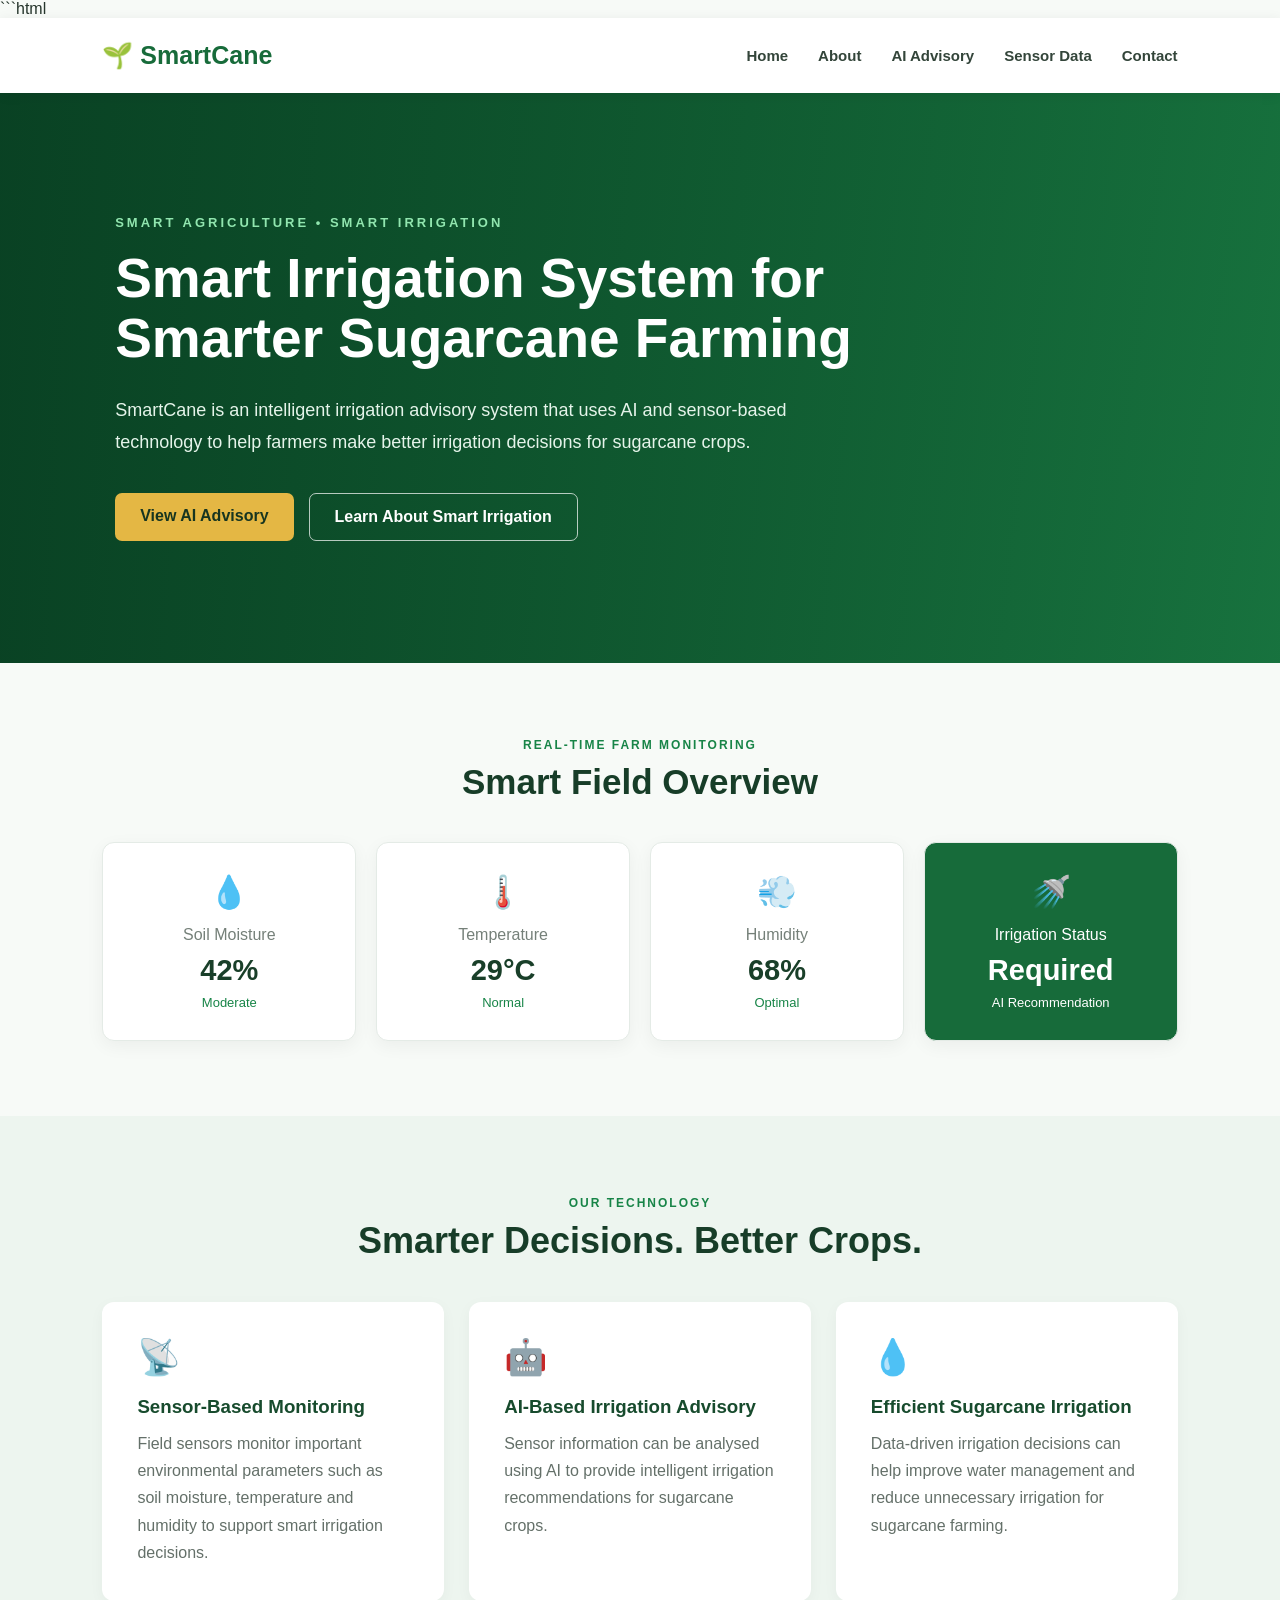
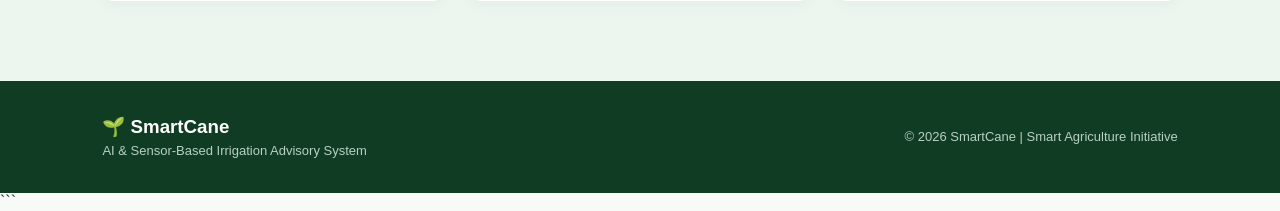
<file: index.html>
```html
<!DOCTYPE html>
<html lang="en">

<head>

    <!-- Google tag (gtag.js) -->
    <script async src="https://www.googletagmanager.com/gtag/js?id=G-69YNGVDNDH"></script>

    <script>
        window.dataLayer = window.dataLayer || [];

        function gtag() {
            dataLayer.push(arguments);
        }

        gtag('js', new Date());

        gtag('config', 'G-69YNGVDNDH');
    </script>


    <!-- Basic SEO -->
    <meta charset="UTF-8">

    <meta
        name="viewport"
        content="width=device-width, initial-scale=1.0"
    >


    <!-- SEO Title -->
    <title>
        Smart Irrigation System | SmartCane Irrigation Advisory
    </title>


    <!-- SEO Meta Description -->
    <meta
        name="description"
        content="Smart irrigation system for sugarcane farming using IoT sensors, soil moisture monitoring and AI-based irrigation advisory."
    >


    <!-- SEO Meta Keywords -->
    <meta
        name="keywords"
        content="smart irrigation system, smart irrigation, IoT irrigation system, sugarcane irrigation, soil moisture monitoring, smart agriculture"
    >


    <!-- Search Engine Crawling -->
    <meta
        name="robots"
        content="index, follow"
    >


    <!-- Canonical URL -->
    <link
        rel="canonical"
        href="https://ananya0303.github.io/smartcane-irrigation-advisory/"
    >


    <!-- Open Graph / Social Media SEO -->
    <meta
        property="og:title"
        content="Smart Irrigation System | SmartCane Irrigation Advisory"
    >

    <meta
        property="og:description"
        content="Smart irrigation system for sugarcane farming using IoT sensors, soil moisture monitoring and AI-based irrigation advisory."
    >

    <meta
        property="og:type"
        content="website"
    >

    <meta
        property="og:url"
        content="https://ananya0303.github.io/smartcane-irrigation-advisory/"
    >


    <!-- Twitter Card -->
    <meta
        name="twitter:card"
        content="summary"
    >

    <meta
        name="twitter:title"
        content="Smart Irrigation System | SmartCane Irrigation Advisory"
    >

    <meta
        name="twitter:description"
        content="Smart irrigation system for sugarcane farming using IoT sensors, soil moisture monitoring and AI-based irrigation advisory."
    >


    <!-- Structured Data / JSON-LD -->
    <script type="application/ld+json">
    {
        "@context": "https://schema.org",
        "@type": "WebApplication",
        "name": "SmartCane Irrigation Advisory System",
        "url": "https://ananya0303.github.io/smartcane-irrigation-advisory/",
        "description": "An AI and sensor-based irrigation advisory system designed to provide smart irrigation recommendations for sugarcane farming.",
        "applicationCategory": "AgricultureApplication",
        "operatingSystem": "Web",
        "browserRequirements": "Requires a modern web browser",
        "keywords": [
            "smart irrigation system",
            "sugarcane irrigation",
            "AI irrigation",
            "smart irrigation",
            "IoT irrigation system",
            "soil moisture monitoring",
            "smart agriculture"
        ]
    }
    </script>


    <!-- CSS -->
    <link
        rel="stylesheet"
        href="style.css"
    >

</head>


<body>


    <!-- Navigation -->
    <nav>

        <div class="logo">
            🌱 SmartCane
        </div>

        <div class="nav-links">

            <a
                href="index.html"
                title="SmartCane home page"
            >
                Home
            </a>

            <a
                href="about.html"
                title="Learn about the SmartCane irrigation advisory system"
            >
                About
            </a>

            <a
                href="advisory.html"
                title="View AI-based irrigation advisory for sugarcane"
            >
                AI Advisory
            </a>

            <a
                href="sensors.html"
                title="View sensor data for smart irrigation"
            >
                Sensor Data
            </a>

            <a
                href="contact.html"
                title="Contact SmartCane"
            >
                Contact
            </a>

        </div>

    </nav>


    <!-- Hero Section -->
    <section class="hero">

        <div class="hero-content">

            <p class="tag">
                SMART AGRICULTURE • SMART IRRIGATION
            </p>


            <!-- SEO: Optimized H1 -->
            <h1>
                Smart Irrigation System for Smarter Sugarcane Farming
            </h1>


            <p>
                SmartCane is an intelligent irrigation advisory system that uses
                AI and sensor-based technology to help farmers make better
                irrigation decisions for sugarcane crops.
            </p>


            <div class="hero-buttons">

                <a
                    href="advisory.html"
                    class="btn"
                    title="View AI-based irrigation advisory for sugarcane"
                >
                    View AI Advisory
                </a>


                <!-- SEO: Optimized Anchor Text and Link Title -->
                <a
                    href="about.html"
                    class="btn-outline"
                    title="Learn more about the SmartCane irrigation advisory system"
                >
                    Learn About Smart Irrigation
                </a>

            </div>

        </div>

    </section>


    <!-- Real-Time Monitoring Section -->
    <section class="section">

        <p class="section-label">
            REAL-TIME FARM MONITORING
        </p>


        <h2>
            Smart Field Overview
        </h2>


        <div class="status-grid">


            <!-- Soil Moisture -->
            <div class="status-card">

                <div class="status-icon">
                    💧
                </div>

                <p>
                    Soil Moisture
                </p>

                <h3>
                    42%
                </h3>

                <span>
                    Moderate
                </span>

            </div>


            <!-- Temperature -->
            <div class="status-card">

                <div class="status-icon">
                    🌡️
                </div>

                <p>
                    Temperature
                </p>

                <h3>
                    29°C
                </h3>

                <span>
                    Normal
                </span>

            </div>


            <!-- Humidity -->
            <div class="status-card">

                <div class="status-icon">
                    💨
                </div>

                <p>
                    Humidity
                </p>

                <h3>
                    68%
                </h3>

                <span>
                    Optimal
                </span>

            </div>


            <!-- Irrigation Status -->
            <div class="status-card highlight">

                <div class="status-icon">
                    🚿
                </div>

                <p>
                    Irrigation Status
                </p>

                <h3>
                    Required
                </h3>

                <span>
                    AI Recommendation
                </span>

            </div>

        </div>

    </section>


    <!-- Technology Section -->
    <section class="features-section">

        <p class="section-label">
            OUR TECHNOLOGY
        </p>


        <h2>
            Smarter Decisions. Better Crops.
        </h2>


        <div class="feature-grid">


            <!-- Sensor Monitoring -->
            <div class="feature-card">

                <div class="feature-icon">
                    📡
                </div>

                <h3>
                    Sensor-Based Monitoring
                </h3>

                <p>
                    Field sensors monitor important environmental parameters
                    such as soil moisture, temperature and humidity to support
                    smart irrigation decisions.
                </p>

            </div>


            <!-- AI Advisory -->
            <div class="feature-card">

                <div class="feature-icon">
                    🤖
                </div>

                <h3>
                    AI-Based Irrigation Advisory
                </h3>

                <p>
                    Sensor information can be analysed using AI to provide
                    intelligent irrigation recommendations for sugarcane crops.
                </p>

            </div>


            <!-- Efficient Irrigation -->
            <div class="feature-card">

                <div class="feature-icon">
                    💧
                </div>

                <h3>
                    Efficient Sugarcane Irrigation
                </h3>

                <p>
                    Data-driven irrigation decisions can help improve water
                    management and reduce unnecessary irrigation for sugarcane
                    farming.
                </p>

            </div>

        </div>

    </section>


    <!-- Footer -->
    <footer>

        <div>

            <h3>
                🌱 SmartCane
            </h3>

            <p>
                AI & Sensor-Based Irrigation Advisory System
            </p>

        </div>


        <p>
            © 2026 SmartCane | Smart Agriculture Initiative
        </p>

    </footer>


</body>

</html>
```
</file>
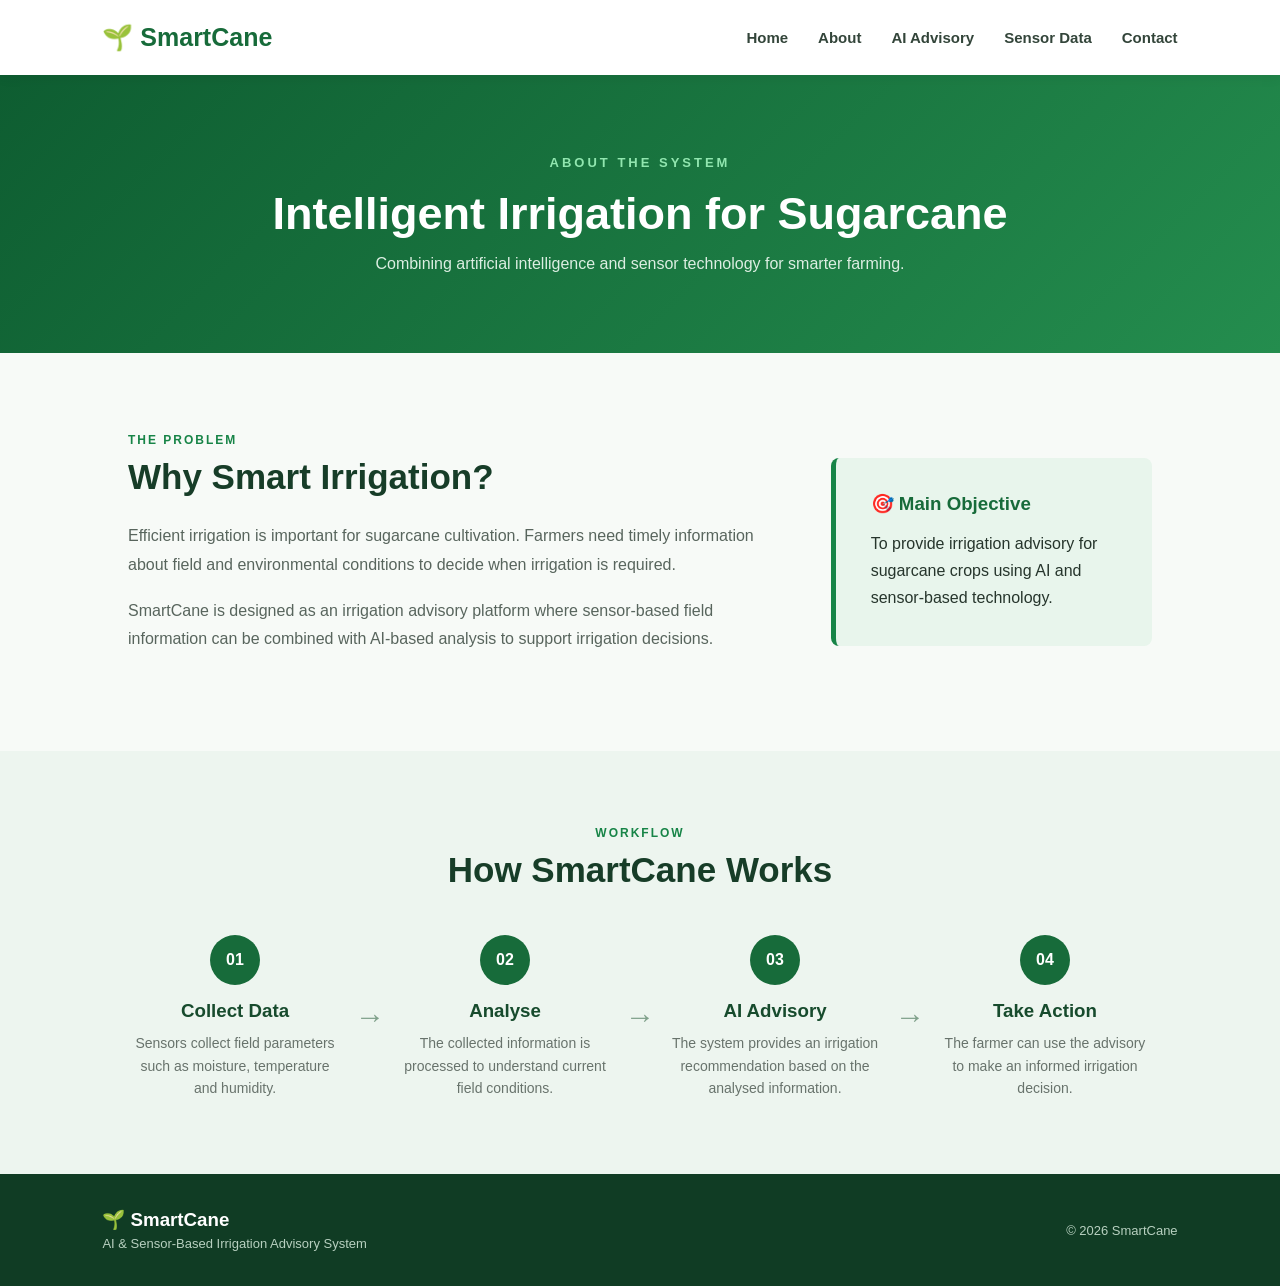
<file: about.html>
<!DOCTYPE html>
<html lang="en">
<head>
    <meta charset="UTF-8">
    <meta name="viewport" content="width=device-width, initial-scale=1.0">
    <title>About | SmartCane</title>
    <link rel="stylesheet" href="style.css">
</head>

<body>

<nav>
    <div class="logo">🌱 SmartCane</div>

    <div class="nav-links">
        <a href="index.html">Home</a>
        <a href="about.html">About</a>
        <a href="advisory.html">AI Advisory</a>
        <a href="sensors.html">Sensor Data</a>
        <a href="contact.html">Contact</a>
    </div>
</nav>

<section class="page-header">
    <p class="tag">ABOUT THE SYSTEM</p>
    <h1>Intelligent Irrigation for Sugarcane</h1>
    <p>Combining artificial intelligence and sensor technology for smarter farming.</p>
</section>

<section class="content-section">

    <div class="text-content">
        <p class="section-label">THE PROBLEM</p>
        <h2>Why Smart Irrigation?</h2>

        <p>
            Efficient irrigation is important for sugarcane cultivation.
            Farmers need timely information about field and environmental
            conditions to decide when irrigation is required.
        </p>

        <p>
            SmartCane is designed as an irrigation advisory platform where
            sensor-based field information can be combined with AI-based
            analysis to support irrigation decisions.
        </p>
    </div>

    <div class="info-box">
        <h3>🎯 Main Objective</h3>
        <p>
            To provide irrigation advisory for sugarcane crops using
            AI and sensor-based technology.
        </p>
    </div>

</section>

<section class="section light-section">
    <p class="section-label">WORKFLOW</p>
    <h2>How SmartCane Works</h2>

    <div class="steps">

        <div class="step">
            <div class="step-number">01</div>
            <h3>Collect Data</h3>
            <p>Sensors collect field parameters such as moisture, temperature and humidity.</p>
        </div>

        <div class="arrow">→</div>

        <div class="step">
            <div class="step-number">02</div>
            <h3>Analyse</h3>
            <p>The collected information is processed to understand current field conditions.</p>
        </div>

        <div class="arrow">→</div>

        <div class="step">
            <div class="step-number">03</div>
            <h3>AI Advisory</h3>
            <p>The system provides an irrigation recommendation based on the analysed information.</p>
        </div>

        <div class="arrow">→</div>

        <div class="step">
            <div class="step-number">04</div>
            <h3>Take Action</h3>
            <p>The farmer can use the advisory to make an informed irrigation decision.</p>
        </div>

    </div>
</section>

<footer>
    <div>
        <h3>🌱 SmartCane</h3>
        <p>AI & Sensor-Based Irrigation Advisory System</p>
    </div>
    <p>© 2026 SmartCane</p>
</footer>

</body>
</html>
</file>
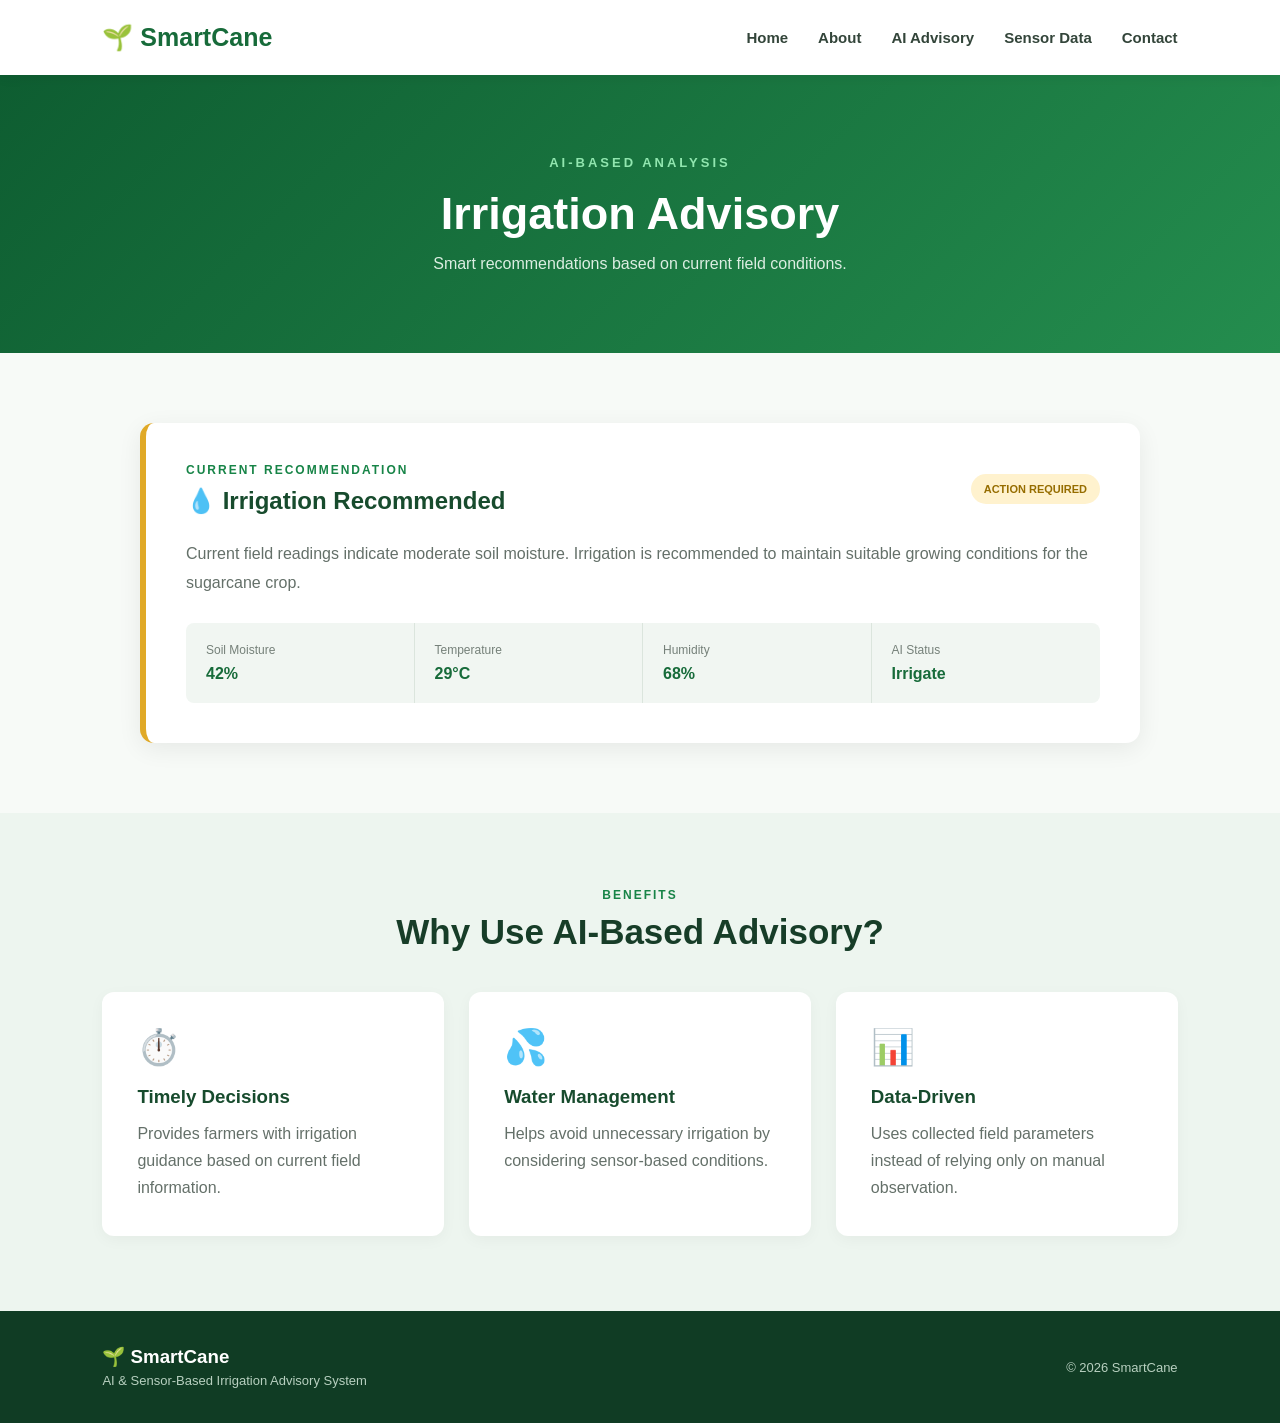
<file: advisory.html>
<!DOCTYPE html>
<html lang="en">
<head>
    <meta charset="UTF-8">
    <meta name="viewport" content="width=device-width, initial-scale=1.0">
    <title>AI Advisory | SmartCane</title>
    <link rel="stylesheet" href="style.css">
</head>

<body>

<nav>
    <div class="logo">🌱 SmartCane</div>

    <div class="nav-links">
        <a href="index.html">Home</a>
        <a href="about.html">About</a>
        <a href="advisory.html">AI Advisory</a>
        <a href="sensors.html">Sensor Data</a>
        <a href="contact.html">Contact</a>
    </div>
</nav>

<section class="page-header">
    <p class="tag">AI-BASED ANALYSIS</p>
    <h1>Irrigation Advisory</h1>
    <p>Smart recommendations based on current field conditions.</p>
</section>

<section class="advisory-section">

    <div class="advisory-card">

        <div class="advisory-top">
            <div>
                <p class="section-label">CURRENT RECOMMENDATION</p>
                <h2>💧 Irrigation Recommended</h2>
            </div>

            <span class="priority">ACTION REQUIRED</span>
        </div>

        <p class="advisory-text">
            Current field readings indicate moderate soil moisture.
            Irrigation is recommended to maintain suitable growing
            conditions for the sugarcane crop.
        </p>

        <div class="recommendation-grid">

            <div>
                <span>Soil Moisture</span>
                <strong>42%</strong>
            </div>

            <div>
                <span>Temperature</span>
                <strong>29°C</strong>
            </div>

            <div>
                <span>Humidity</span>
                <strong>68%</strong>
            </div>

            <div>
                <span>AI Status</span>
                <strong>Irrigate</strong>
            </div>

        </div>

    </div>

</section>

<section class="section light-section">
    <p class="section-label">BENEFITS</p>
    <h2>Why Use AI-Based Advisory?</h2>

    <div class="feature-grid">

        <div class="feature-card">
            <div class="feature-icon">⏱️</div>
            <h3>Timely Decisions</h3>
            <p>Provides farmers with irrigation guidance based on current field information.</p>
        </div>

        <div class="feature-card">
            <div class="feature-icon">💦</div>
            <h3>Water Management</h3>
            <p>Helps avoid unnecessary irrigation by considering sensor-based conditions.</p>
        </div>

        <div class="feature-card">
            <div class="feature-icon">📊</div>
            <h3>Data-Driven</h3>
            <p>Uses collected field parameters instead of relying only on manual observation.</p>
        </div>

    </div>
</section>

<footer>
    <div>
        <h3>🌱 SmartCane</h3>
        <p>AI & Sensor-Based Irrigation Advisory System</p>
    </div>
    <p>© 2026 SmartCane</p>
</footer>

</body>
</html>
</file>
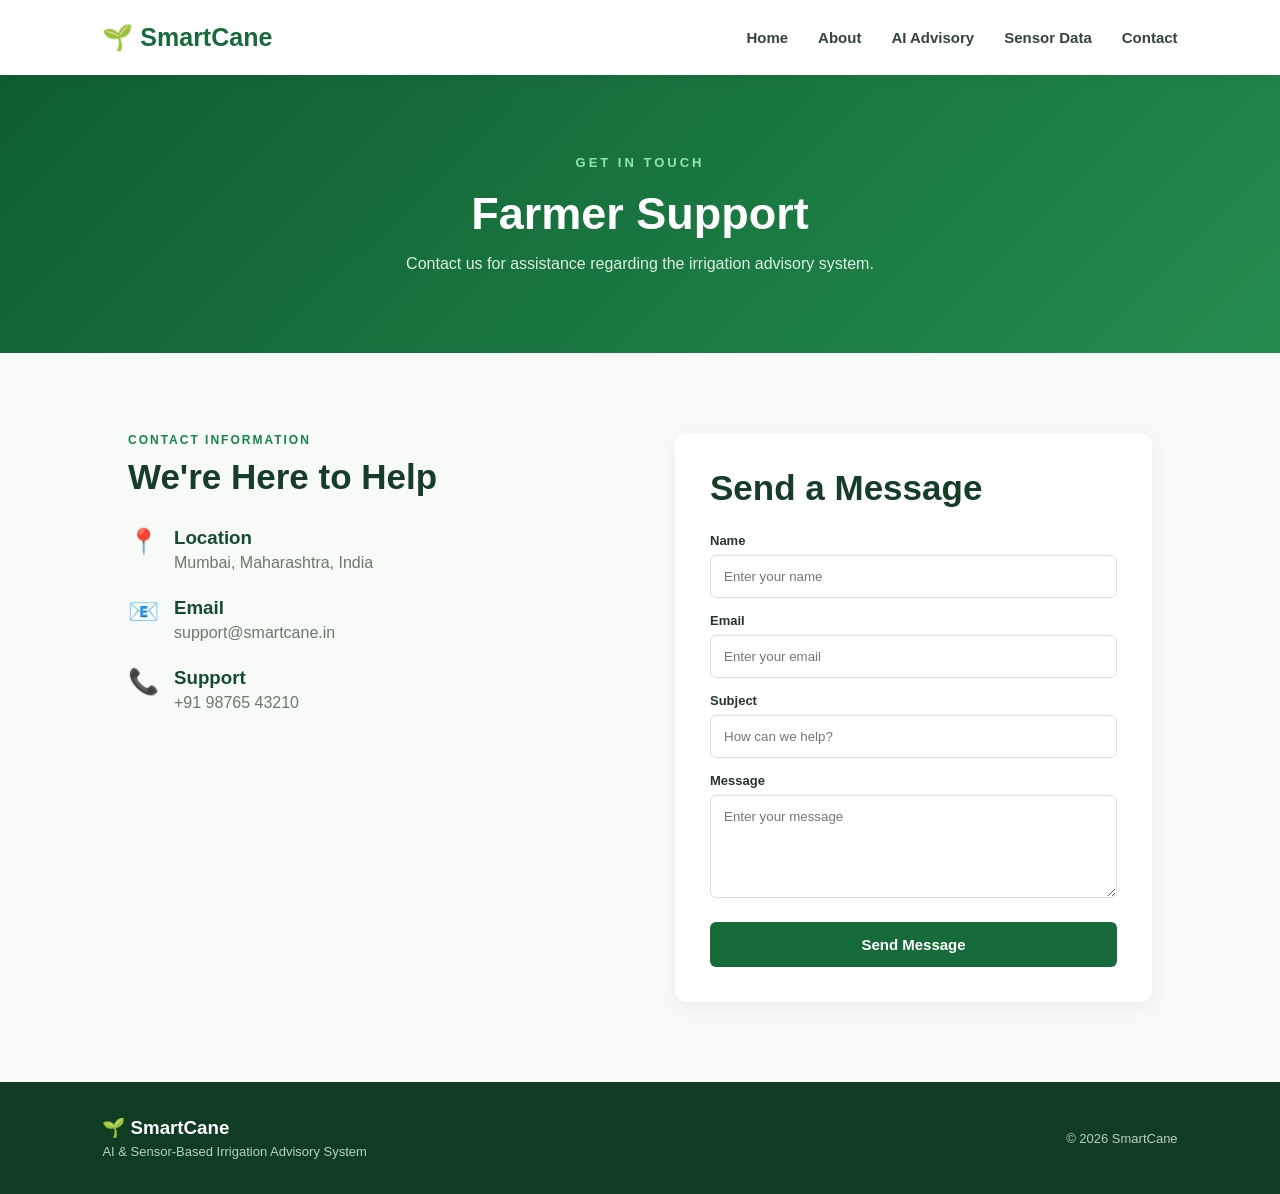
<file: contact.html>
<!DOCTYPE html>
<html lang="en">
<head>
    <meta charset="UTF-8">
    <meta name="viewport" content="width=device-width, initial-scale=1.0">
    <title>Contact | SmartCane</title>
    <link rel="stylesheet" href="style.css">
</head>

<body>

<nav>
    <div class="logo">🌱 SmartCane</div>

    <div class="nav-links">
        <a href="index.html">Home</a>
        <a href="about.html">About</a>
        <a href="advisory.html">AI Advisory</a>
        <a href="sensors.html">Sensor Data</a>
        <a href="contact.html">Contact</a>
    </div>
</nav>

<section class="page-header">
    <p class="tag">GET IN TOUCH</p>
    <h1>Farmer Support</h1>
    <p>Contact us for assistance regarding the irrigation advisory system.</p>
</section>

<section class="contact-section">

    <div class="contact-info">

        <p class="section-label">CONTACT INFORMATION</p>
        <h2>We're Here to Help</h2>

        <div class="contact-item">
            <span>📍</span>
            <div>
                <h3>Location</h3>
                <p>Mumbai, Maharashtra, India</p>
            </div>
        </div>

        <div class="contact-item">
            <span>📧</span>
            <div>
                <h3>Email</h3>
                <p>support@smartcane.in</p>
            </div>
        </div>

        <div class="contact-item">
            <span>📞</span>
            <div>
                <h3>Support</h3>
                <p>+91 98765 43210</p>
            </div>
        </div>

    </div>

    <form class="contact-form">

        <h2>Send a Message</h2>

        <label>Name</label>
        <input type="text" placeholder="Enter your name">

        <label>Email</label>
        <input type="email" placeholder="Enter your email">

        <label>Subject</label>
        <input type="text" placeholder="How can we help?">

        <label>Message</label>
        <textarea rows="5" placeholder="Enter your message"></textarea>

        <button type="submit">Send Message</button>

    </form>

</section>

<footer>
    <div>
        <h3>🌱 SmartCane</h3>
        <p>AI & Sensor-Based Irrigation Advisory System</p>
    </div>
    <p>© 2026 SmartCane</p>
</footer>

</body>
</html>
</file>
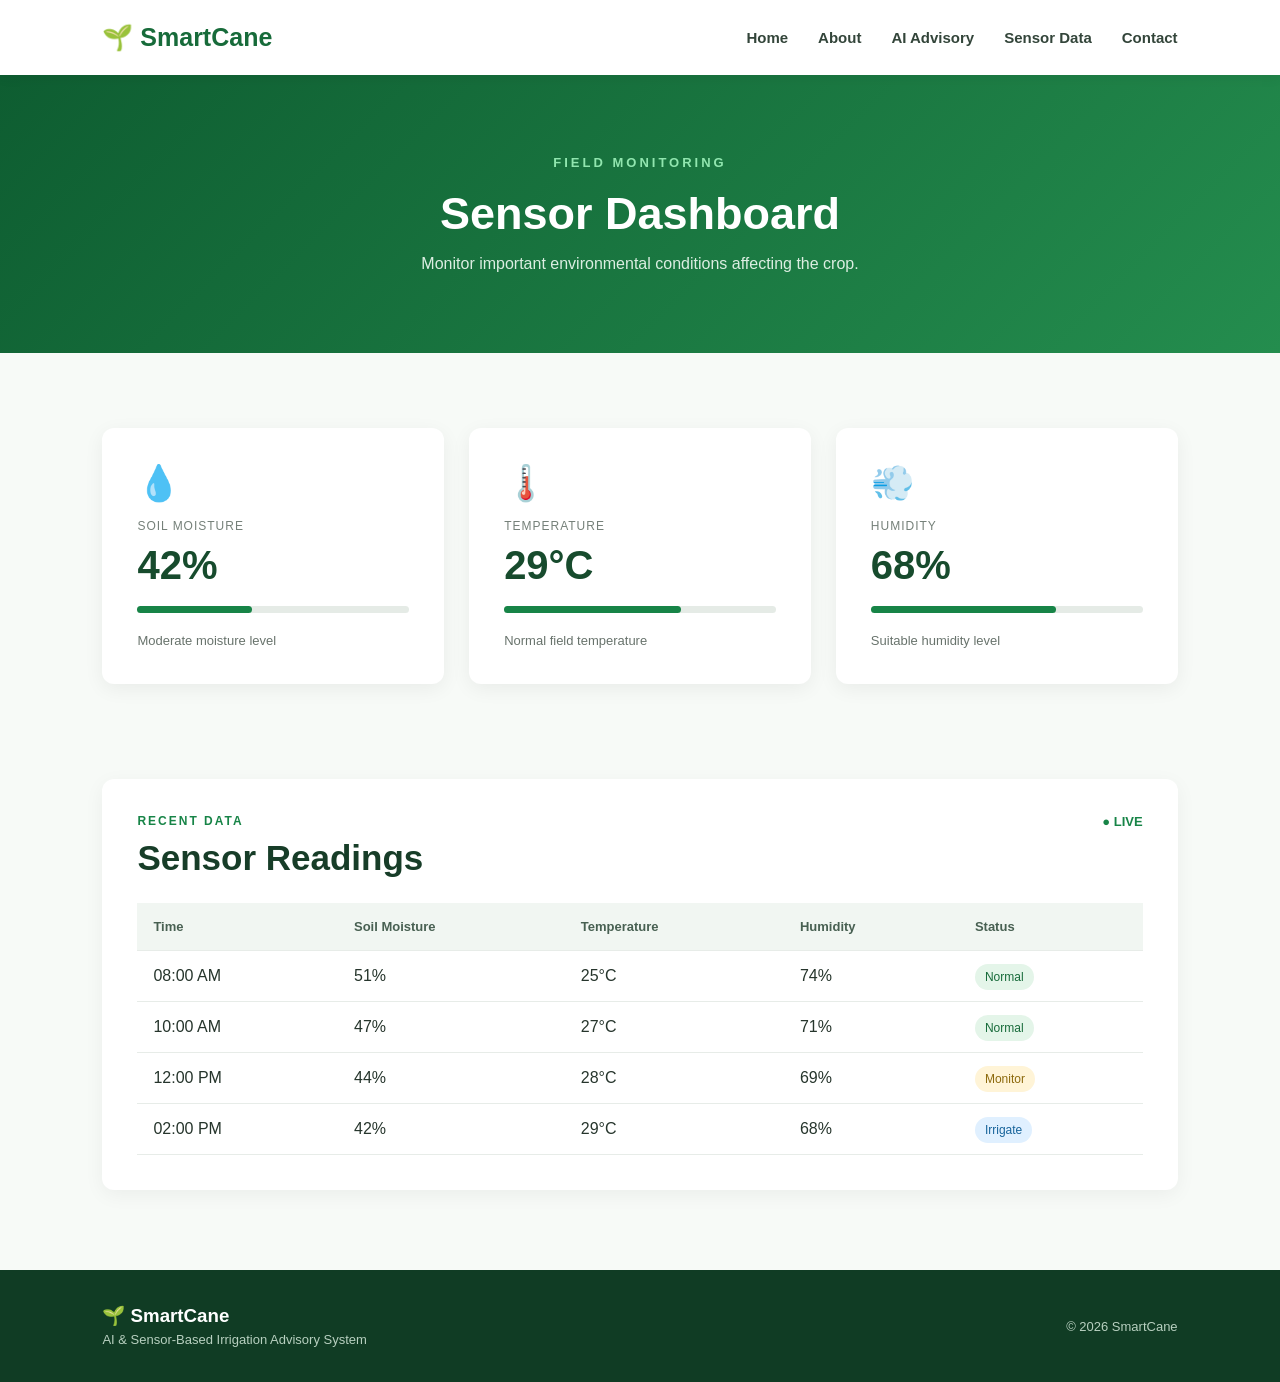
<file: sensors.html>
<!DOCTYPE html>
<html lang="en">
<head>
    <meta charset="UTF-8">
    <meta name="viewport" content="width=device-width, initial-scale=1.0">
    <title>Sensor Data | SmartCane</title>
    <link rel="stylesheet" href="style.css">
</head>

<body>

<nav>
    <div class="logo">🌱 SmartCane</div>

    <div class="nav-links">
        <a href="index.html">Home</a>
        <a href="about.html">About</a>
        <a href="advisory.html">AI Advisory</a>
        <a href="sensors.html">Sensor Data</a>
        <a href="contact.html">Contact</a>
    </div>
</nav>

<section class="page-header">
    <p class="tag">FIELD MONITORING</p>
    <h1>Sensor Dashboard</h1>
    <p>Monitor important environmental conditions affecting the crop.</p>
</section>

<section class="section">

    <div class="sensor-grid">

        <div class="sensor-card">
            <div class="sensor-icon">💧</div>
            <p>SOIL MOISTURE</p>
            <h2>42%</h2>

            <div class="progress">
                <div class="progress-bar moisture"></div>
            </div>

            <span>Moderate moisture level</span>
        </div>

        <div class="sensor-card">
            <div class="sensor-icon">🌡️</div>
            <p>TEMPERATURE</p>
            <h2>29°C</h2>

            <div class="progress">
                <div class="progress-bar temperature"></div>
            </div>

            <span>Normal field temperature</span>
        </div>

        <div class="sensor-card">
            <div class="sensor-icon">💨</div>
            <p>HUMIDITY</p>
            <h2>68%</h2>

            <div class="progress">
                <div class="progress-bar humidity"></div>
            </div>

            <span>Suitable humidity level</span>
        </div>

    </div>

</section>

<section class="data-section">

    <div class="table-container">

        <div class="table-heading">
            <div>
                <p class="section-label">RECENT DATA</p>
                <h2>Sensor Readings</h2>
            </div>

            <span class="live">● LIVE</span>
        </div>

        <table>
            <tr>
                <th>Time</th>
                <th>Soil Moisture</th>
                <th>Temperature</th>
                <th>Humidity</th>
                <th>Status</th>
            </tr>

            <tr>
                <td>08:00 AM</td>
                <td>51%</td>
                <td>25°C</td>
                <td>74%</td>
                <td><span class="normal">Normal</span></td>
            </tr>

            <tr>
                <td>10:00 AM</td>
                <td>47%</td>
                <td>27°C</td>
                <td>71%</td>
                <td><span class="normal">Normal</span></td>
            </tr>

            <tr>
                <td>12:00 PM</td>
                <td>44%</td>
                <td>28°C</td>
                <td>69%</td>
                <td><span class="watch">Monitor</span></td>
            </tr>

            <tr>
                <td>02:00 PM</td>
                <td>42%</td>
                <td>29°C</td>
                <td>68%</td>
                <td><span class="irrigate">Irrigate</span></td>
            </tr>

        </table>

    </div>

</section>

<footer>
    <div>
        <h3>🌱 SmartCane</h3>
        <p>AI & Sensor-Based Irrigation Advisory System</p>
    </div>
    <p>© 2026 SmartCane</p>
</footer>

</body>
</html>
</file>
<file: style.css>
* {
    margin: 0;
    padding: 0;
    box-sizing: border-box;
}

body {
    font-family: Arial, Helvetica, sans-serif;
    background: #f7faf7;
    color: #26352c;
}

nav {
    height: 75px;
    padding: 0 8%;
    display: flex;
    align-items: center;
    justify-content: space-between;
    background: white;
    box-shadow: 0 2px 12px rgba(0,0,0,0.07);
    position: relative;
    z-index: 10;
}

.logo {
    font-size: 25px;
    font-weight: 800;
    color: #176b3a;
}

.nav-links {
    display: flex;
    gap: 30px;
}

.nav-links a {
    text-decoration: none;
    color: #33453a;
    font-size: 15px;
    font-weight: 600;
    transition: 0.2s;
}

.nav-links a:hover {
    color: #178447;
}

.hero {
    min-height: 570px;
    padding: 80px 9%;
    display: flex;
    align-items: center;
    background:
        linear-gradient(90deg, rgba(9,65,35,0.97), rgba(19,107,57,0.88)),
        linear-gradient(135deg, #0d522c, #38a765);
    color: white;
}

.hero-content {
    max-width: 780px;
}

.tag {
    font-size: 13px;
    font-weight: 800;
    letter-spacing: 3px;
    color: #91e6af;
    margin-bottom: 18px;
}

.hero h1 {
    font-size: 55px;
    line-height: 1.1;
    margin-bottom: 25px;
}

.hero-content > p:not(.tag) {
    max-width: 700px;
    line-height: 1.8;
    font-size: 18px;
    color: #e5f4ea;
}

.hero-buttons {
    display: flex;
    gap: 15px;
    margin-top: 35px;
}

.btn,
.btn-outline {
    padding: 14px 25px;
    border-radius: 7px;
    text-decoration: none;
    font-weight: bold;
}

.btn {
    background: #e4b744;
    color: #173520;
}

.btn-outline {
    border: 1px solid rgba(255,255,255,0.7);
    color: white;
}

.section {
    padding: 75px 8%;
    text-align: center;
}

.section-label {
    color: #178447;
    font-size: 12px;
    letter-spacing: 2px;
    font-weight: bold;
    margin-bottom: 10px;
}

.section h2,
.content-section h2,
.contact-section h2,
.data-section h2 {
    font-size: 35px;
    color: #173d28;
}

.status-grid {
    display: grid;
    grid-template-columns: repeat(4, 1fr);
    gap: 20px;
    margin-top: 40px;
}

.status-card {
    background: white;
    padding: 30px 20px;
    border-radius: 12px;
    border: 1px solid #e4ebe6;
    box-shadow: 0 5px 18px rgba(0,0,0,0.05);
}

.status-icon {
    font-size: 32px;
    margin-bottom: 15px;
}

.status-card p {
    color: #758079;
    margin-bottom: 10px;
}

.status-card h3 {
    font-size: 29px;
    color: #193f29;
    margin-bottom: 8px;
}

.status-card span {
    font-size: 13px;
    color: #178447;
}

.status-card.highlight {
    background: #176b3a;
    color: white;
}

.status-card.highlight p,
.status-card.highlight h3,
.status-card.highlight span {
    color: white;
}

.features-section {
    padding: 80px 8%;
    background: #edf5ef;
    text-align: center;
}

.features-section h2 {
    font-size: 36px;
    color: #173d28;
}

.feature-grid {
    display: grid;
    grid-template-columns: repeat(3, 1fr);
    gap: 25px;
    margin-top: 40px;
}

.feature-card {
    background: white;
    padding: 35px;
    border-radius: 12px;
    text-align: left;
    box-shadow: 0 4px 15px rgba(0,0,0,0.04);
}

.feature-icon {
    font-size: 35px;
    margin-bottom: 18px;
}

.feature-card h3 {
    color: #174b2d;
    margin-bottom: 12px;
}

.feature-card p {
    line-height: 1.7;
    color: #647069;
}

.page-header {
    background: linear-gradient(135deg, #0e5d31, #248d4e);
    color: white;
    padding: 80px 8%;
    text-align: center;
}

.page-header h1 {
    font-size: 45px;
    margin-bottom: 15px;
}

.page-header > p:last-child {
    color: #dceee2;
}

.content-section {
    padding: 80px 10%;
    display: grid;
    grid-template-columns: 2fr 1fr;
    gap: 60px;
    align-items: center;
}

.text-content h2 {
    margin-bottom: 25px;
}

.text-content > p:not(.section-label) {
    line-height: 1.8;
    margin-bottom: 17px;
    color: #58655d;
}

.info-box {
    padding: 35px;
    background: #e8f5ec;
    border-left: 5px solid #178447;
    border-radius: 8px;
}

.info-box h3 {
    color: #176b3a;
    margin-bottom: 15px;
}

.info-box p {
    line-height: 1.7;
}

.light-section {
    background: #edf5ef;
}

.steps {
    display: flex;
    align-items: center;
    justify-content: center;
    margin-top: 45px;
}

.step {
    width: 210px;
}

.step-number {
    width: 50px;
    height: 50px;
    margin: 0 auto 15px;
    background: #176b3a;
    color: white;
    border-radius: 50%;
    display: flex;
    align-items: center;
    justify-content: center;
    font-weight: bold;
}

.step h3 {
    color: #174b2d;
    margin-bottom: 10px;
}

.step p {
    font-size: 14px;
    line-height: 1.6;
    color: #68736c;
}

.arrow {
    font-size: 30px;
    color: #80a18b;
    margin: 0 15px;
}

.advisory-section {
    padding: 70px 10%;
}

.advisory-card {
    max-width: 1000px;
    margin: auto;
    background: white;
    border-radius: 14px;
    padding: 40px;
    border-left: 6px solid #e0a927;
    box-shadow: 0 6px 25px rgba(0,0,0,0.07);
}

.advisory-top {
    display: flex;
    justify-content: space-between;
    align-items: center;
}

.advisory-top h2 {
    color: #174b2d;
}

.priority {
    background: #fff2ce;
    color: #966d00;
    padding: 9px 13px;
    border-radius: 20px;
    font-size: 11px;
    font-weight: bold;
}

.advisory-text {
    margin: 25px 0;
    line-height: 1.8;
    color: #647069;
}

.recommendation-grid {
    display: grid;
    grid-template-columns: repeat(4, 1fr);
    background: #f1f6f2;
    border-radius: 8px;
}

.recommendation-grid div {
    padding: 20px;
    border-right: 1px solid #dbe5dd;
}

.recommendation-grid div:last-child {
    border: none;
}

.recommendation-grid span,
.recommendation-grid strong {
    display: block;
}

.recommendation-grid span {
    font-size: 12px;
    color: #758079;
    margin-bottom: 8px;
}

.recommendation-grid strong {
    color: #176b3a;
}

.sensor-grid {
    display: grid;
    grid-template-columns: repeat(3, 1fr);
    gap: 25px;
}

.sensor-card {
    background: white;
    padding: 35px;
    border-radius: 12px;
    text-align: left;
    box-shadow: 0 5px 20px rgba(0,0,0,0.06);
}

.sensor-icon {
    font-size: 35px;
    margin-bottom: 15px;
}

.sensor-card > p {
    font-size: 12px;
    letter-spacing: 1px;
    color: #758079;
}

.sensor-card h2 {
    font-size: 40px;
    margin: 10px 0;
    color: #174b2d;
}

.sensor-card span {
    font-size: 13px;
    color: #68736c;
}

.progress {
    width: 100%;
    height: 7px;
    background: #e5ebe6;
    border-radius: 10px;
    margin: 18px 0;
}

.progress-bar {
    height: 100%;
    background: #178447;
    border-radius: 10px;
}

.moisture {
    width: 42%;
}

.temperature {
    width: 65%;
}

.humidity {
    width: 68%;
}

.data-section {
    padding: 20px 8% 80px;
}

.table-container {
    max-width: 1100px;
    margin: auto;
    background: white;
    padding: 35px;
    border-radius: 12px;
    box-shadow: 0 5px 20px rgba(0,0,0,0.05);
}

.table-heading {
    display: flex;
    justify-content: space-between;
    margin-bottom: 25px;
}

.live {
    color: #178447;
    font-size: 13px;
    font-weight: bold;
}

table {
    width: 100%;
    border-collapse: collapse;
}

th,
td {
    padding: 16px;
    text-align: left;
    border-bottom: 1px solid #e7ece8;
}

th {
    background: #f1f6f2;
    color: #486052;
    font-size: 13px;
}

.normal,
.watch,
.irrigate {
    padding: 6px 10px;
    border-radius: 15px;
    font-size: 12px;
}

.normal {
    background: #e4f5e9;
    color: #176b3a;
}

.watch {
    background: #fff4d7;
    color: #8c690c;
}

.irrigate {
    background: #e0f0ff;
    color: #17649b;
}

.contact-section {
    padding: 80px 10%;
    display: grid;
    grid-template-columns: 1fr 1fr;
    gap: 70px;
}

.contact-info > h2 {
    margin-bottom: 30px;
}

.contact-item {
    display: flex;
    gap: 15px;
    margin-bottom: 25px;
}

.contact-item > span {
    font-size: 25px;
}

.contact-item h3 {
    color: #174b2d;
    margin-bottom: 5px;
}

.contact-item p {
    color: #6c776f;
}

.contact-form {
    background: white;
    padding: 35px;
    border-radius: 12px;
    box-shadow: 0 5px 20px rgba(0,0,0,0.06);
}

.contact-form h2 {
    margin-bottom: 25px;
}

.contact-form label {
    display: block;
    font-size: 13px;
    font-weight: bold;
    margin: 15px 0 7px;
}

.contact-form input,
.contact-form textarea {
    width: 100%;
    padding: 13px;
    border: 1px solid #d9e1db;
    border-radius: 6px;
    font-family: inherit;
}

.contact-form button {
    margin-top: 20px;
    width: 100%;
    border: none;
    padding: 14px;
    background: #176b3a;
    color: white;
    font-size: 15px;
    font-weight: bold;
    border-radius: 6px;
    cursor: pointer;
}

footer {
    background: #103c24;
    color: white;
    padding: 35px 8%;
    display: flex;
    justify-content: space-between;
    align-items: center;
}

footer h3 {
    margin-bottom: 5px;
}

footer p {
    color: #b8d0c0;
    font-size: 13px;
}

@media(max-width: 850px) {

    nav {
        height: auto;
        padding: 20px;
        flex-direction: column;
    }

    .nav-links {
        flex-wrap: wrap;
        justify-content: center;
        margin-top: 15px;
        gap: 15px;
    }

    .hero h1 {
        font-size: 39px;
    }

    .status-grid,
    .feature-grid,
    .sensor-grid,
    .recommendation-grid {
        grid-template-columns: 1fr;
    }

    .content-section,
    .contact-section {
        grid-template-columns: 1fr;
    }

    .steps {
        flex-direction: column;
        gap: 25px;
    }

    .arrow {
        transform: rotate(90deg);
    }

    .advisory-top {
        align-items: flex-start;
        gap: 20px;
        flex-direction: column;
    }

    table {
        font-size: 12px;
    }

    footer {
        flex-direction: column;
        gap: 20px;
        text-align: center;
    }
}
</file>
